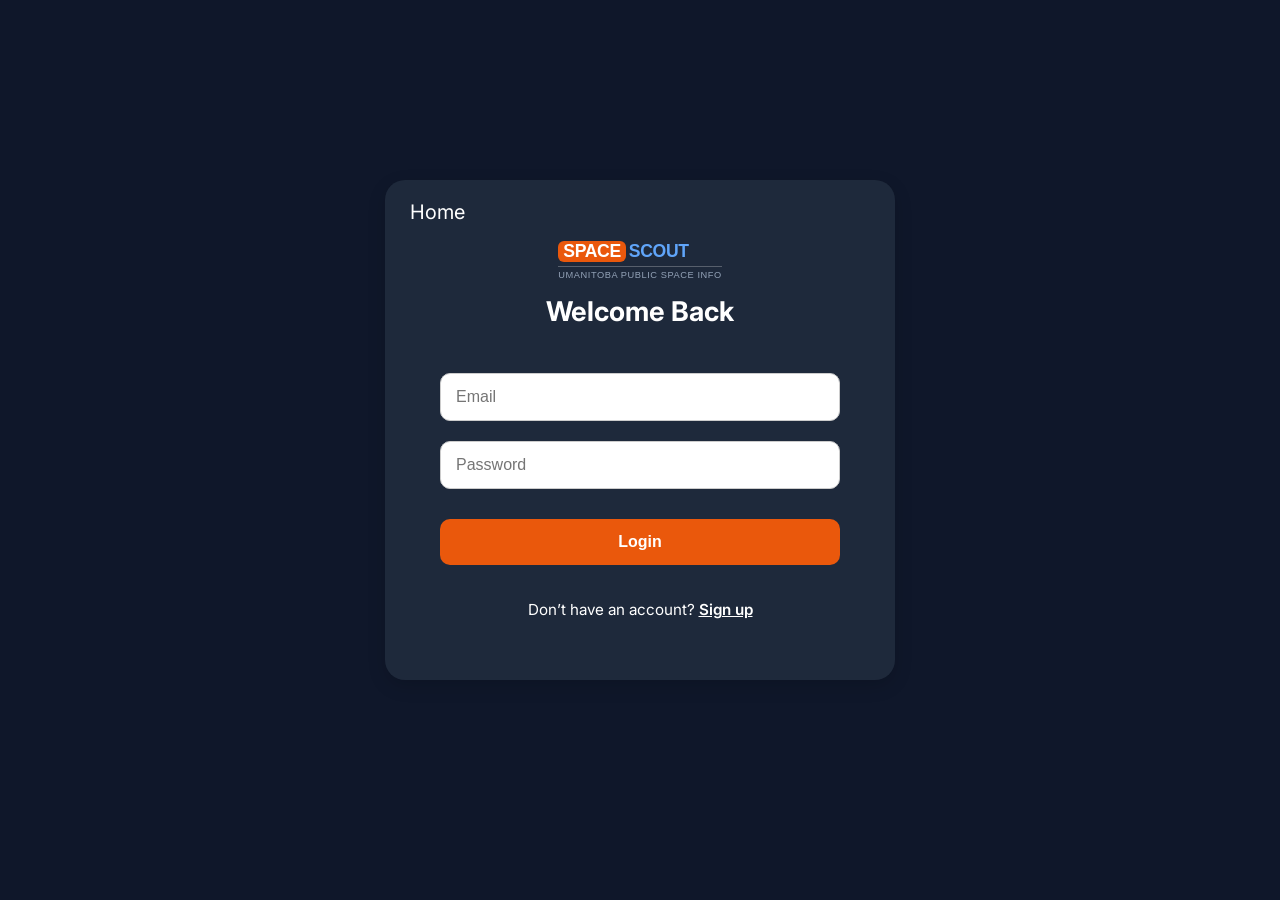
<file: page-html/login.html>
<!DOCTYPE html>
<html lang="en">
<head>
    <meta charset="UTF-8">
    <meta name="viewport" content="width=device-width, initial-scale=1.0">
    <title>Login | Space Scout</title>

    <!-- GOOGLE FONTS -->
    <link rel="preconnect" href="https://fonts.googleapis.com">
    <link rel="preconnect" href="https://fonts.gstatic.com" crossorigin>
    <link href="https://fonts.googleapis.com/css2?family=Inter:wght@400;600;700&display=swap" rel="stylesheet">

    <!-- Our CSS -->
    <link rel="stylesheet" href="../pages-css-sheet/styles.css">
    <link rel="stylesheet" href="../pages-css-sheet/login.css">
</head>
<body>
    <!-- BLURRED BACKGROUND -->
    <div class="background-image"></div>

    <div class="login-container">

        <a href="index.html" class="home-icon" title="Go to Home">
        <i class="fa-solid fa-arrow-left"></i>
        <span class="home-text">Home</span>
        </a>
        <div class="logo">
            <div class="logo-text">
                <span class="brand-name"><span class="brand-space">SPACE</span><span class="brand-finder">SCOUT</span></span>
                <hr class="logo-divider">
                <span class="brand-tag">UManitoba Public Space Info</span>
            </div>
        </div>
        <p class="login-title">Welcome Back</p>

        <form class="login-form">
        <input type="email" class="login-input" placeholder="Email" required>
        <input type="password" class="login-input" placeholder="Password" required>
        <button type="submit" class="login-btn"><a href="index.html">Login</a></button>
        </form>

        <p class="login-footer">
        Don’t have an account? <a href="signup.html">Sign up</a>
        </p>
    </div>
</body>

</html>
</file>
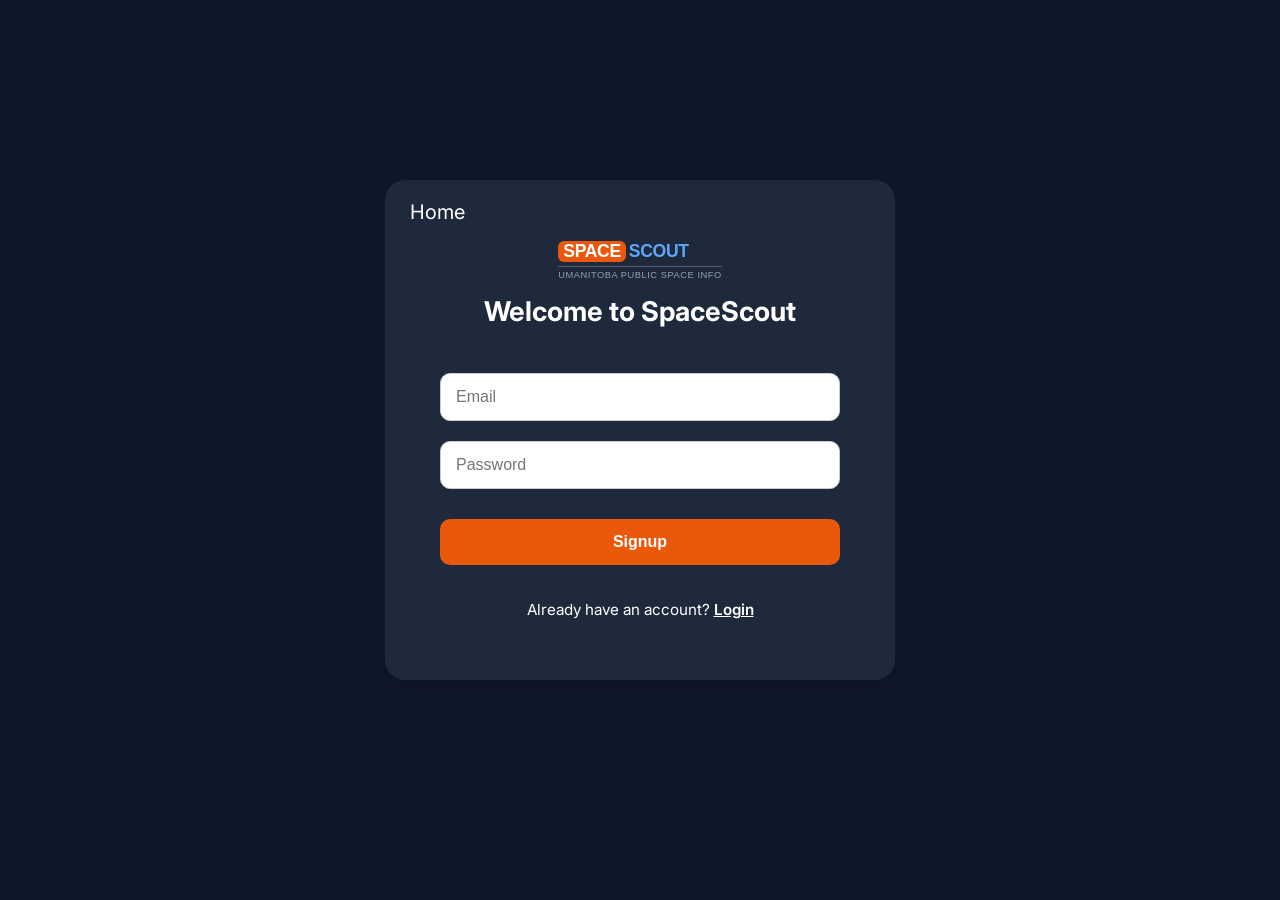
<file: page-html/signup.html>
<!DOCTYPE html>
<html lang="en">
<head>
    <meta charset="UTF-8">
    <meta name="viewport" content="width=device-width, initial-scale=1.0">
    <title>Login | SpaceScout</title>

    <!-- GOOGLE FONTS -->
    <link rel="preconnect" href="https://fonts.googleapis.com">
    <link rel="preconnect" href="https://fonts.gstatic.com" crossorigin>
    <link href="https://fonts.googleapis.com/css2?family=Inter:wght@400;600;700&display=swap" rel="stylesheet">

    <!-- Our CSS -->
    <link rel="stylesheet" href="../pages-css-sheet/styles.css">
    <link rel="stylesheet" href="../pages-css-sheet/login.css">
</head>
<body>
    <!-- BLURRED BACKGROUND -->
    <div class="background-image"></div>

    <div class="login-container">

        <a href="index.html" class="home-icon" title="Go to Home">
        <i class="fa-solid fa-arrow-left"></i>
        <span class="home-text">Home</span>
        </a>
        <div class="logo">
            <div class="logo-text">
                <span class="brand-name"><span class="brand-space">SPACE</span><span class="brand-finder">SCOUT</span></span>
                <hr class="logo-divider">
                <span class="brand-tag">UManitoba Public Space Info</span>
            </div>
        </div>
        <p class="login-title">Welcome to SpaceScout</p>

        <form class="login-form">
            <input type="email" class="login-input" placeholder="Email" required>
            <input type="password" class="login-input" placeholder="Password" required>
            <button type="submit" class="login-btn"><a href="index.html">Signup</a></button>
        </form>

        <p class="login-footer">
            Already have an account? <a href="login.html">Login</a>
        </p>
    </div>
</body>

</html>
</file>
<file: pages-css-sheet/styles.css>
/* --- 1. COLOR SCHEME & VARIABLES --- */
:root {
    --primary-dark: #0F172A;
    --bg-main: #0F172A;
    --bg-card: #FFFFFF;
    --accent: #3B82F6;
    --accent-hover: #2563EB;
    --text-main: #1E293B;
    --text-light: #64748B;
    --border-color: #E2E8F0;
    --shadow-sm: 0 1px 3px rgba(0,0,0,0.05);
    --shadow-md: 0 10px 25px -5px rgba(0,0,0,0.1), 0 8px 10px -6px rgba(0,0,0,0.1);
    --shadow-hover: 0 20px 25px -5px rgba(59, 130, 246, 0.15), 0 8px 10px -6px rgba(0,0,0,0.1);

    /* Action Colors (Orange) */
    --accent-orange: #EA580C;
    --accent-orange-hover: #C2410C;
    --shadow-orange: 0 4px 12px rgba(234, 88, 12, 0.3);

    /* Ultra-Light Blue Theme (Recommendations & Filter Pill) */
    --light-blue-bg: #F0F9FF;
    --light-blue-hover: #E0F2FE;
    --light-blue-text: #0284C7;
    --light-blue-border: #BAE6FD;
    --filter-pill-bg: #38BDF8;
    --filter-pill-hover: #0EA5E9;
}

/* --- 2. RESET & TYPOGRAPHY --- */
* {
    box-sizing: border-box;
    margin: 0;
    padding: 0;
}

body {
    min-height: 100vh;
    display: flex;
    flex-direction: column;
    background-color: var(--bg-main);
    color: var(--text-main);
    font-family: 'Inter', sans-serif;
    overflow-x: hidden;
    overflow-y: auto;
}

h1, h2, h3, .logo {
    font-family: 'Poppins', sans-serif;
}

/* --- 3. HEADER, LOGO & BEAUTIFIED NAV --- */
header {
    display: flex;
    align-items: center;
    justify-content: space-between;
    width: 100%;
    padding: 10px clamp(16px, 2.5vw, 40px);
    gap: 16px;
    background-color: var(--primary-dark);
    color: white;
    box-shadow: 0 4px 6px -1px rgba(0,0,0,0.1);
    z-index: 20;
    flex-shrink: 0;
    flex-wrap: nowrap;
}

.header-left-group {
    display: flex;
    align-items: center;
    flex-shrink: 0;
}

.header-right-group {
    display: flex;
    align-items: center;
    justify-content: flex-end;
    flex-shrink: 0;
}

.logo {
    display: flex;
    align-items: center;
    gap: 10px;
    cursor: pointer;
    flex-shrink: 0;
}

.logo-text {
    display: flex;
    flex-direction: column;
    line-height: 1.1;
}

.login-btn {
    display: inline-flex;
    align-items: center;
    justify-content: center;
    padding: 2px;
    border: none;
    background: transparent;
    cursor: pointer;
    border-radius: 50%;
    flex-shrink: 0;
    transition: all 0.3s cubic-bezier(0.4, 0, 0.2, 1);
    box-shadow: 0 0 10px rgba(234, 88, 12, 0.3),
                0 4px 6px rgba(0, 0, 0, 0.2);
}

.login-btn:hover {
    transform: scale(1.08);
    box-shadow: 0 0 28px 4px rgba(194, 65, 12, 0.85),
                0 0 12px rgba(234, 88, 12, 0.6),
                0 6px 14px rgba(0, 0, 0, 0.4);
}

.login-icon-img {
    width: 44px;
    height: 44px;
    border-radius: 50%;
    border: none;
    object-fit: cover;
    display: block;
    flex-shrink: 0;
}

.brand-name {
    display: inline-flex;
    align-items: center;
    font-family: 'Poppins', sans-serif;
    font-weight: 700;
    font-size: 1.1rem;
    letter-spacing: -0.02em;
    line-height: 1;
}

.brand-space {
    background-color: var(--accent-orange);
    color: #FFFFFF;
    padding: 2px 5px;
    border-radius: 6px;
    margin-right: 3px;
}

.brand-finder {
    color: #60A5FA;
}

.logo-divider {
    border: none;
    height: 1px;
    background-color: rgba(255, 255, 255, 0.25);
    width: 100%;
    margin: 4px 0 3px 0;
}

.brand-tag {
    font-size: 0.58rem;
    font-weight: 500;
    color: #94A3B8;
    text-transform: uppercase;
    letter-spacing: 0.06em;
}

nav {
    display: flex;
    align-items: center;
    justify-content: center;
    flex: 1;
    gap: clamp(12px, 2vw, 36px);
}

.nav-link {
    text-decoration: none;
    color: #E2E8F0;
    padding: 8px 16px;
    border-radius: 10px;
    font-size: 0.9rem;
    font-weight: 500;
    white-space: nowrap;
    background: transparent;
    transition: all 0.3s cubic-bezier(0.4, 0, 0.2, 1);
}

.nav-link:hover {
    color: #FFFFFF;
    background: linear-gradient(135deg, #EA580C 0%, #C2410C 100%);
    box-shadow: 0 4px 12px rgba(234, 88, 12, 0.4), inset 0 1px 0 rgba(255, 255, 255, 0.25);
    transform: translateY(-2px);
}

.nav-separator {
    color: rgba(255, 255, 255, 0.35);
    font-weight: 600;
    user-select: none;
    font-size: 1rem;
}

/* --- FULL-SCREEN 3D MAP BEHIND LEFT AND RIGHT --- */
/* Keep #map aligned with the header and full-height map stage */
#map {
    position: fixed;
    top: 62px;
    left: 0;
    right: 0;
    width: 100vw;
    height: calc(100vh - 62px);
    z-index: 1;
}
/* --- 4. MAIN LAYOUT --- */
main {
    display: flex;
    min-height: calc(100vh - 62px);
    position: relative;
    z-index: 10;
    pointer-events: none;
}

/* --- 5. LEFT SIDEBAR --- */
.sidebar {
    width: clamp(340px, 30vw, 480px);
    display: flex;
    flex-direction: column;
    background-color: transparent;
    z-index: 12;
    pointer-events: none;
}

/* --- 6. SOLID WHITE FILTER CARD (KEPT AS IS) --- */
.controls {
    margin: 16px 20px 8px 20px;
    padding: 14px 16px;
    background-color: #FFFFFF;
    border: 1.5px solid #CBD5E1;
    border-radius: 16px;
    box-shadow: 0 4px 12px rgba(0, 0, 0, 0.14), 0 1px 3px rgba(0, 0, 0, 0.08);
    display: flex;
    flex-direction: column;
    gap: 11px;
    flex-shrink: 0;
    pointer-events: auto;
}

.controls-top-row {
    display: flex;
    align-items: center;
    justify-content: space-between;
    gap: 10px;
    width: 100%;
    min-width: 0;
}

.search-bar {
    display: flex;
    align-items: center;
    background-color: #FFFFFF;
    border: 1px solid #CBD5E1;
    border-radius: 12px;
    padding: 8px 12px;
    flex: 1;
    min-width: 0;
    gap: 8px;
    transition: border-color 0.2s ease, box-shadow 0.2s ease;
}

.search-bar:focus-within {
    border-color: var(--accent);
    box-shadow: 0 0 0 3px rgba(59, 130, 246, 0.12);
}

.search-icon {
    width: 16px;
    height: 16px;
    color: #64748B;
    flex-shrink: 0;
}

.search-divider {
    width: 1px;
    height: 16px;
    background-color: #CBD5E1;
    flex-shrink: 0;
}

.search-bar input {
    border: none;
    outline: none;
    background: transparent;
    width: 100%;
    min-width: 0;
    color: var(--text-main);
    font-family: 'Inter', sans-serif;
    font-size: 0.9rem;
}

.search-bar input::placeholder {
    color: #94A3B8;
}

.controls-divider {
    color: #757f8e;
    font-weight: 600;
    user-select: none;
    flex-shrink: 0;
}

.filter-trigger-btn {
    display: inline-flex;
    align-items: center;
    gap: 7px;
    background-color: var(--filter-pill-bg);
    border: none;
    border-radius: 999px;
    color: #FFFFFF;
    font-family: 'Poppins', sans-serif;
    font-size: 0.85rem;
    font-weight: 600;
    cursor: pointer;
    padding: 8px 15px;
    box-shadow: 0 2px 8px rgba(14, 165, 233, 0.25);
    transition: background-color 0.2s ease, transform 0.2s ease, box-shadow 0.2s ease;
    white-space: nowrap;
    flex-shrink: 0;
}

.filter-trigger-btn:hover {
    background-color: var(--filter-pill-hover);
    transform: translateY(-1px);
    box-shadow: 0 4px 12px rgba(14, 165, 233, 0.35);
}

.filter-icon {
    width: 15px;
    height: 15px;
    object-fit: contain;
    filter: brightness(0) invert(1);
    flex-shrink: 0;
}

.horizontal-divider {
    border: none;
    height: 1px;
    width: 100%;
    background-color: #E2E8F0;
    margin: 0;
}

.recommendations-section {
    display: flex;
    flex-direction: column;
    gap: 8px;
    width: 100%;
}

.recommendations-title {
    font-size: 0.65rem;
    font-weight: 700;
    color: var(--text-light);
    text-transform: uppercase;
    letter-spacing: 0.06em;
}

.recommendations-scroll-container {
    display: flex;
    flex-direction: row;
    align-items: center;
    gap: 6px;
    width: 100%;
    overflow-x: auto;
    white-space: nowrap;
    padding-bottom: 2px;
    scrollbar-width: none;
}

.recommendations-scroll-container::-webkit-scrollbar {
    display: none;
}

.quick-chip {
    padding: 4px 10px;
    border-radius: 12px;
    border: 1px solid var(--light-blue-border);
    background-color: var(--light-blue-bg);
    color: var(--light-blue-text);
    font-size: 0.72rem;
    font-weight: 600;
    cursor: pointer;
    flex-shrink: 0;
    transition: all 0.2s ease;
}

.quick-chip:hover {
    background-color: var(--light-blue-hover);
    transform: translateY(-1px);
}

.quick-chip.active {
    background-color: var(--accent-orange);
    border-color: var(--accent-orange);
    color: #FFFFFF;
    font-weight: 600;
    box-shadow: 0 2px 8px rgba(234, 88, 12, 0.25);
}

/* --- 7. SMOOTH BLURRY BLUE CONTAINER & INVERTED SPACE CARDS --- */
.space-list {
    flex: 1;
    overflow-y: auto;
    margin: 8px 20px 16px 20px;
    padding: 16px;
    border-radius: 22px;
    background: linear-gradient(
        180deg,
        rgba(125, 211, 252, 0.24) 0%,
        rgba(56, 189, 248, 0.14) 55%,
        rgba(15, 23, 42, 0.05) 100%
    );
    backdrop-filter: blur(16px) saturate(140%);
    -webkit-backdrop-filter: blur(16px) saturate(140%);
    border: none;
    box-shadow: 0 18px 36px rgba(2, 6, 23, 0.24);
    mask-image: linear-gradient(to bottom, transparent 0%, black 18px, black calc(100% - 22px), transparent 100%);
    -webkit-mask-image: linear-gradient(to bottom, transparent 0%, black 18px, black calc(100% - 22px), transparent 100%);
    display: flex;
    flex-direction: column;
    gap: 14px;
    pointer-events: auto;
}

/* Unselected: darker blue-slate so info pops crisply */
.space-card {
    position: relative;
    z-index: 1;
    border: 1px solid rgba(147, 197, 253, 0.24);
    border-radius: 14px;
    padding: 20px;
    background-color: rgba(15, 23, 42, 0.72);
    backdrop-filter: blur(8px);
    -webkit-backdrop-filter: blur(8px);
    color: #F8FAFC;
    cursor: pointer;
    box-shadow: 0 4px 12px rgba(2, 6, 23, 0.28);
    transition: transform 0.25s cubic-bezier(0.34, 1.56, 0.64, 1),
                box-shadow 0.25s cubic-bezier(0.4, 0, 0.2, 1),
                border-color 0.25s ease,
                background-color 0.25s ease,
                backdrop-filter 0.25s ease;
    display: flex;
    flex-direction: column;
}

.space-card:hover {
    background-color: rgba(15, 23, 42, 0.82);
    border-color: rgba(147, 197, 253, 0.48);
}

/* Selected: brighter light blue, drops behind-blur, pops up with shadow */
.space-card.active {
    z-index: 5;
    transform: translateY(-4px);
    background-color: rgba(147, 197, 253, 0.42);
    backdrop-filter: none;
    -webkit-backdrop-filter: none;
    border-color: rgba(224, 242, 254, 0.85);
    box-shadow:
        0 22px 42px rgba(2, 6, 23, 0.68),
        0 10px 20px rgba(15, 23, 42, 0.45);
}

.space-card .card-header {
    display: flex;
    justify-content: space-between;
    align-items: center;
    font-weight: 600;
    font-size: 1.05rem;
    color: #FFFFFF;
    margin-bottom: 8px;
    gap: 15px;
}

.space-title-group {
    display: flex;
    align-items: center;
    flex: 1;
    min-width: 0;
}

.space-title-group span:first-child {
    overflow: hidden;
    text-overflow: ellipsis;
    text-shadow: 0 1px 2px rgba(2, 6, 23, 0.55);
}

.color-dot {
    width: 15px;
    height: 15px;
    border-radius: 50%;
    display: inline-block;
    border: 2px solid #FFFFFF;
    box-shadow: 0 0 0 2px rgba(15, 23, 42, 0.65), 0 2px 8px rgba(0, 0, 0, 0.45);
    flex-shrink: 0;
    transition: transform 0.25s cubic-bezier(0.34, 1.56, 0.64, 1);
}

.space-card:hover .color-dot {
    transform: scale(1.3);
}

.space-meta-group {
    display: flex;
    align-items: center;
    gap: 10px;
    flex-shrink: 0;
}

.divider {
    color: #7DD3FC;
    font-weight: 700;
    font-size: 1.05rem;
    text-shadow: 0 0 8px rgba(125, 211, 252, 0.45);
    user-select: none;
    flex-shrink: 0;
}

.space-meta-group span:last-child {
    font-size: 0.95rem;
    color: #F8FAFC;
    font-weight: 500;
    white-space: nowrap;
}

.space-card .status {
    font-size: 0.85rem;
    font-weight: 500;
    color: #E2E8F0;
    display: flex;
    align-items: center;
    gap: 8px;
    margin-top: 4px;
}

.status-pill {
    display: inline-flex;
    align-items: center;
    gap: 6px;
    padding: 4px 11px;
    border-radius: 20px;
    font-size: 0.82rem;
    font-weight: 700;
    letter-spacing: 0.02em;
    box-shadow: 0 2px 8px rgba(2, 6, 23, 0.35);
}

.status-pill.status-busy {
    background-color: rgba(239, 68, 68, 0.38);
    color: #FFFFFF;
    border: 1px solid #FCA5A5;
}

.status-pill.status-quiet {
    background-color: rgba(16, 185, 129, 0.38);
    color: #FFFFFF;
    border: 1px solid #6EE7B7;
}

.status-pill.status-moderate {
    background-color: rgba(245, 158, 11, 0.42);
    color: #FFFFFF;
    border: 1px solid #FDE047;
}

.empty-state {
    text-align: center;
    color: #F8FAFC;
    background-color: rgba(15, 23, 42, 0.65);
    border-radius: 14px;
    padding: 40px 20px;
    font-size: 0.95rem;
}

/* --- 8. CARD FOOTER & MORE INFO BUTTON --- */
.card-footer {
    display: flex;
    justify-content: flex-end;
    margin-top: 15px;
    border-top: 1px solid rgba(255, 255, 255, 0.22);
    padding-top: 12px;
}

.more-info-btn {
    background-color: var(--accent-orange);
    color: #FFFFFF;
    padding: 8px 16px;
    border-radius: 6px;
    font-size: 0.85rem;
    font-weight: 600;
    font-family: 'Inter', sans-serif;
    cursor: pointer;
    display: flex;
    align-items: center;
    gap: 6px;
    border: 2px solid transparent;
    box-shadow: 0 2px 6px rgba(234, 88, 12, 0.25);
    transition: background-color 0.25s ease, color 0.25s ease, transform 0.25s cubic-bezier(0.4, 0, 0.2, 1), box-shadow 0.25s ease;
}

.more-info-btn:hover {
    background-color: var(--accent-orange-hover);
    color: #FFFFFF;
    transform: scale(1.05);
    box-shadow: 0 8px 20px rgba(0, 0, 0, 0.3), 0 4px 12px rgba(234, 88, 12, 0.4);
}

.more-info-btn:active {
    transform: scale(1.02);
}

/* --- 9. RIGHT MAP AREA & LIQUID GLASS HEADER --- */
.map-area {
    flex: 1;
    position: relative;
    background-color: transparent;
    pointer-events: none;
}

.selected-space-header {
    position: absolute;
    top: 20px;
    left: 20px;
    width: 380px;
    z-index: 1000;

    background: linear-gradient(
        135deg,
        rgba(30, 41, 59, 0.55) 0%,
        rgba(15, 23, 42, 0.35) 100%
    );
    backdrop-filter: blur(32px) saturate(220%);
    -webkit-backdrop-filter: blur(32px) saturate(220%);

    border-radius: 18px;
    padding: 16px 22px;
    border: 1px solid rgba(255, 255, 255, 0.28);
    box-shadow:
        0 24px 48px rgba(0, 0, 0, 0.5),
        0 0 35px rgba(59, 130, 246, 0.20),
        inset 0 1px 0 rgba(255, 255, 255, 0.55);

    transition: all 0.3s cubic-bezier(0.4, 0, 0.2, 1);
    pointer-events: auto;
}

.selected-space-header h2 {
    color: #F8FAFC;
    margin-bottom: 6px;
    font-size: 1.15rem;
    text-shadow: 0 1px 2px rgba(0, 0, 0, 0.4);
    overflow: hidden;
    text-overflow: ellipsis;
    white-space: nowrap;
}

.header-sub-row {
    display: flex;
    justify-content: space-between;
    align-items: center;
}

.header-info-left {
    display: flex;
    align-items: center;
    gap: 10px;
}

#selected-distance {
    color: #93C5FD;
    font-weight: 600;
    font-size: 0.90rem;
}

.header-divider-line {
    color: rgba(255, 255, 255, 0.65);
    font-weight: 700;
    user-select: none;
}

#selected-status-text {
    color: #E2E8F0;
    font-weight: 500;
    font-size: 0.90rem;
}

/* --- 10. MAPBOX POPUP OVERRIDES --- */
.mapboxgl-popup-content {
    border-radius: 8px;
    font-family: 'Inter', sans-serif;
    font-weight: 500;
    background: var(--primary-dark);
    color: white;
    padding: 10px 15px;
}

.mapboxgl-popup-anchor-bottom .mapboxgl-popup-tip {
    border-top-color: var(--primary-dark);
}
/* --- 11. FILTER DRAWER (slides in from the left, over the map) --- */
.filter-trigger-btn.active {
    background-color: var(--filter-pill-hover);
    box-shadow: 0 0 0 3px rgba(56, 189, 248, 0.3), 0 4px 12px rgba(14, 165, 233, 0.35);
}

.filter-count-badge {
    min-width: 18px;
    height: 18px;
    padding: 0 5px;
    border-radius: 999px;
    background-color: #FFFFFF;
    color: var(--accent-orange);
    font-family: 'Inter', sans-serif;
    font-size: 0.68rem;
    font-weight: 700;
    display: inline-flex;
    align-items: center;
    justify-content: center;
}

.filter-count-badge[hidden] {
    display: none;
}

.filter-drawer {
    position: absolute;
    top: 16px;
    left: 0;
    width: min(360px, calc(100% - 40px));
    max-height: calc(100% - 32px);
    z-index: 1100;
    display: flex;
    flex-direction: column;
    background-color: #FFFFFF;
    border: 1.5px solid #CBD5E1;
    border-radius: 18px;
    box-shadow: 0 24px 48px rgba(2, 6, 23, 0.45), 0 4px 12px rgba(0, 0, 0, 0.14);
    overflow: hidden;

    opacity: 0;
    visibility: hidden;
    pointer-events: none;
    transform: translateX(-28px);
    transition: opacity 0.22s ease,
                transform 0.32s cubic-bezier(0.34, 1.56, 0.64, 1),
                visibility 0s linear 0.32s;
}

.filter-drawer.open {
    opacity: 1;
    visibility: visible;
    pointer-events: auto;
    transform: translateX(0);
    transition: opacity 0.22s ease,
                transform 0.32s cubic-bezier(0.34, 1.56, 0.64, 1),
                visibility 0s;
}

/* Hide the selected-space HUD while the drawer is covering that spot */
.selected-space-header {
    transition: opacity 0.2s ease, transform 0.25s ease;
}

.map-area.filters-open .selected-space-header {
    opacity: 0;
    transform: translateY(-8px);
    pointer-events: none;
}

.filter-drawer-header {
    display: flex;
    align-items: center;
    justify-content: space-between;
    padding: 14px 18px;
    border-bottom: 1px solid #E2E8F0;
    flex-shrink: 0;
}

.filter-drawer-header h3 {
    font-size: 1.05rem;
    font-weight: 700;
    color: var(--text-main);
}

.filter-drawer-header-actions {
    display: flex;
    align-items: center;
    gap: 6px;
}

.filter-reset-btn {
    border: none;
    background: transparent;
    color: var(--light-blue-text);
    font-family: 'Inter', sans-serif;
    font-size: 0.8rem;
    font-weight: 600;
    padding: 5px 10px;
    border-radius: 8px;
    cursor: pointer;
    transition: background-color 0.2s ease;
}

.filter-reset-btn:hover {
    background-color: var(--light-blue-bg);
}

.filter-close-btn {
    width: 30px;
    height: 30px;
    border: none;
    border-radius: 50%;
    background-color: #F1F5F9;
    color: #475569;
    font-size: 1.2rem;
    line-height: 1;
    cursor: pointer;
    transition: background-color 0.2s ease, transform 0.2s ease;
}

.filter-close-btn:hover {
    background-color: #E2E8F0;
    transform: rotate(90deg);
}

.filter-drawer-body {
    flex: 1;
    min-height: 0;
    overflow-y: auto;
    padding: 14px 18px;
    display: flex;
    flex-direction: column;
    gap: 14px;
}

.filter-group {
    display: flex;
    flex-direction: column;
    gap: 7px;
}

.filter-group[hidden] {
    display: none;
}

.filter-label {
    font-size: 0.8rem;
    font-weight: 600;
    color: var(--text-main);
}

.filter-divider {
    border: none;
    height: 1px;
    background-color: #E2E8F0;
    margin: 0;
}

/* Chips */
.filter-chip-row {
    display: flex;
    flex-wrap: wrap;
    gap: 6px;
}

.filter-chip {
    padding: 6px 12px;
    border-radius: 12px;
    border: 1px solid var(--light-blue-border);
    background-color: var(--light-blue-bg);
    color: var(--light-blue-text);
    font-family: 'Inter', sans-serif;
    font-size: 0.78rem;
    font-weight: 600;
    cursor: pointer;
    transition: all 0.2s ease;
}

.filter-chip:hover {
    background-color: var(--light-blue-hover);
    transform: translateY(-1px);
}

.filter-chip.active {
    background-color: var(--accent-orange);
    border-color: var(--accent-orange);
    color: #FFFFFF;
    box-shadow: 0 2px 8px rgba(234, 88, 12, 0.25);
}

/* Solo / Group segmented control */
.filter-segmented {
    display: grid;
    grid-template-columns: 1fr 1fr;
    padding: 3px;
    border-radius: 12px;
    background-color: #F1F5F9;
    border: 1px solid #CBD5E1;
}

.filter-segment {
    border: none;
    background: transparent;
    padding: 8px 0;
    border-radius: 9px;
    font-family: 'Inter', sans-serif;
    font-size: 0.85rem;
    font-weight: 600;
    color: #475569;
    cursor: pointer;
    transition: background-color 0.2s ease, color 0.2s ease, box-shadow 0.2s ease;
}

.filter-segment:hover:not(.active) {
    color: var(--text-main);
}

.filter-segment.active {
    background-color: var(--accent-orange);
    color: #FFFFFF;
    box-shadow: var(--shadow-orange);
}

/* Group size stepper */
.filter-stepper {
    display: flex;
    align-items: center;
    justify-content: space-between;
    padding: 6px 6px 6px 14px;
    border: 1px solid #CBD5E1;
    border-radius: 12px;
    font-size: 0.88rem;
    font-weight: 500;
    color: var(--text-main);
}

.filter-stepper-btns {
    display: flex;
    gap: 6px;
}

.filter-stepper-btns button {
    width: 30px;
    height: 30px;
    border-radius: 50%;
    border: 1px solid #CBD5E1;
    background-color: #FFFFFF;
    color: var(--text-main);
    font-size: 1rem;
    font-weight: 600;
    cursor: pointer;
    transition: background-color 0.2s ease, border-color 0.2s ease;
}

.filter-stepper-btns button:hover:not(:disabled) {
    background-color: var(--light-blue-bg);
    border-color: var(--light-blue-border);
}

.filter-stepper-btns button:disabled {
    opacity: 0.4;
    cursor: not-allowed;
}

/* Toggle switches */
.filter-toggle-row {
    display: flex;
    align-items: center;
    justify-content: space-between;
    cursor: pointer;
}

.filter-switch {
    position: relative;
    width: 44px;
    height: 24px;
    flex-shrink: 0;
}

.filter-switch input {
    position: absolute;
    opacity: 0;
    width: 0;
    height: 0;
}

.filter-switch-slider {
    position: absolute;
    inset: 0;
    border-radius: 999px;
    background-color: #CBD5E1;
    transition: background-color 0.2s ease;
}

.filter-switch-slider::before {
    content: '';
    position: absolute;
    top: 3px;
    left: 3px;
    width: 18px;
    height: 18px;
    border-radius: 50%;
    background-color: #FFFFFF;
    box-shadow: 0 1px 3px rgba(0, 0, 0, 0.25);
    transition: transform 0.25s cubic-bezier(0.34, 1.56, 0.64, 1);
}

.filter-switch input:checked + .filter-switch-slider {
    background-color: var(--accent-orange);
}

.filter-switch input:checked + .filter-switch-slider::before {
    transform: translateX(20px);
}

.filter-switch input:focus-visible + .filter-switch-slider {
    box-shadow: 0 0 0 3px rgba(59, 130, 246, 0.35);
}

/* Footer */
.filter-drawer-footer {
    padding: 12px 18px 16px;
    border-top: 1px solid #E2E8F0;
    flex-shrink: 0;
}

.filter-apply-btn {
    width: 100%;
    padding: 11px 0;
    border: none;
    border-radius: 12px;
    background-color: var(--accent-orange);
    color: #FFFFFF;
    font-family: 'Poppins', sans-serif;
    font-size: 0.95rem;
    font-weight: 600;
    cursor: pointer;
    box-shadow: var(--shadow-orange);
    transition: background-color 0.2s ease, transform 0.2s ease;
}

.filter-apply-btn:hover {
    background-color: var(--accent-orange-hover);
    transform: translateY(-1px);
}

.filter-apply-btn.empty {
    background-color: #94A3B8;
    box-shadow: none;
}
</file>
<file: pages-css-sheet/login.css>
body {
    margin: 0;
    padding: 0;
    align-items: center;
}

.home-icon {
    position: absolute;
    top: 20px;
    left: 20px;
    font-size: 20px;
    color: #ffffff;
    /* Force white color */
    text-decoration: none;
    transition: color 0.3s, transform 0.3s;
    display: flex;
    gap: 5px;
    align-items: center;
}

.home-icon i {
    color: #ffffff;
    /* Ensure the <i> inside also stays white */
}

.home-icon:hover {
/* peach hover */
    transform: scale(1.1);
}

.logo {
    align-items: center;
    justify-content: center;
    width: 100%;
    cursor: default;
}

/* ---------- CONTAINER ---------- */
.login-container {
    position: relative;
    z-index: 2;
    margin-top: 20vh;
    /* background-color: rgba(255, 255, 255, 0.9);
    */
    background-color: #1E293B;
    border-radius: 20px;
    padding: 40px 55px;
    box-shadow: 0 6px 18px rgba(0, 0, 0, 0.15);
    width: 510px;
    text-align: center;
    display: flex;
    flex-direction: column;
    justify-content: center;
    gap: 25px;
    min-height: 500px;
    backdrop-filter: blur(6px);
}

.login-title {
    font-size: 1.7rem;
    font-weight: 700;
    color: white;
    margin-bottom: 10px;
    margin-top: -10px;
}

.login-form {
    display: flex;
    flex-direction: column;
    gap: 20px;
    margin-top: 10px;
}

.login-input {
    padding: 14px 15px;
    border: 1px solid #ccc;
    border-radius: 10px;
    font-size: 1rem;
    transition: border-color 0.3s, box-shadow 0.2s;
}

.login-input:focus {
    border-color: #7b98a6;
    box-shadow: 0 0 4px rgba(48, 86, 105, 0.3);
    outline: none;
}

.login-btn {
    background-color: #EA580C;
    color: black;
    border: none;
    border-radius: 10px;
    padding: 14px;
    font-size: 1rem;
    font-weight: 600;
    cursor: pointer;
    box-shadow: none;
    transition: all 0.3s cubic-bezier(0.4, 0, 0.2, 1);
    width: 100%;
    margin-top: 10px;
}

.login-btn:hover {
    box-shadow: 0 4px 12px rgba(234, 88, 12, 0.4), inset 0 1px 0 rgba(255, 255, 255, 0.25);
}

.login-btn a {
    text-decoration: none;
    color: #FFFFFF;
    display: block;
}

.login-footer {
    margin-top: 10px;
    font-size: 0.95rem;
    color: white;
}

.login-footer a {
    color: white;
    text-decoration: underline;
    font-weight: 600;
}

.login-footer a:hover {
    text-decoration: underline;
}

@media (max-width: 480px) {
    .login-container {
        width: 90%;
        padding: 40px 25px;
        min-height: 420px;
    }
}
</file>
